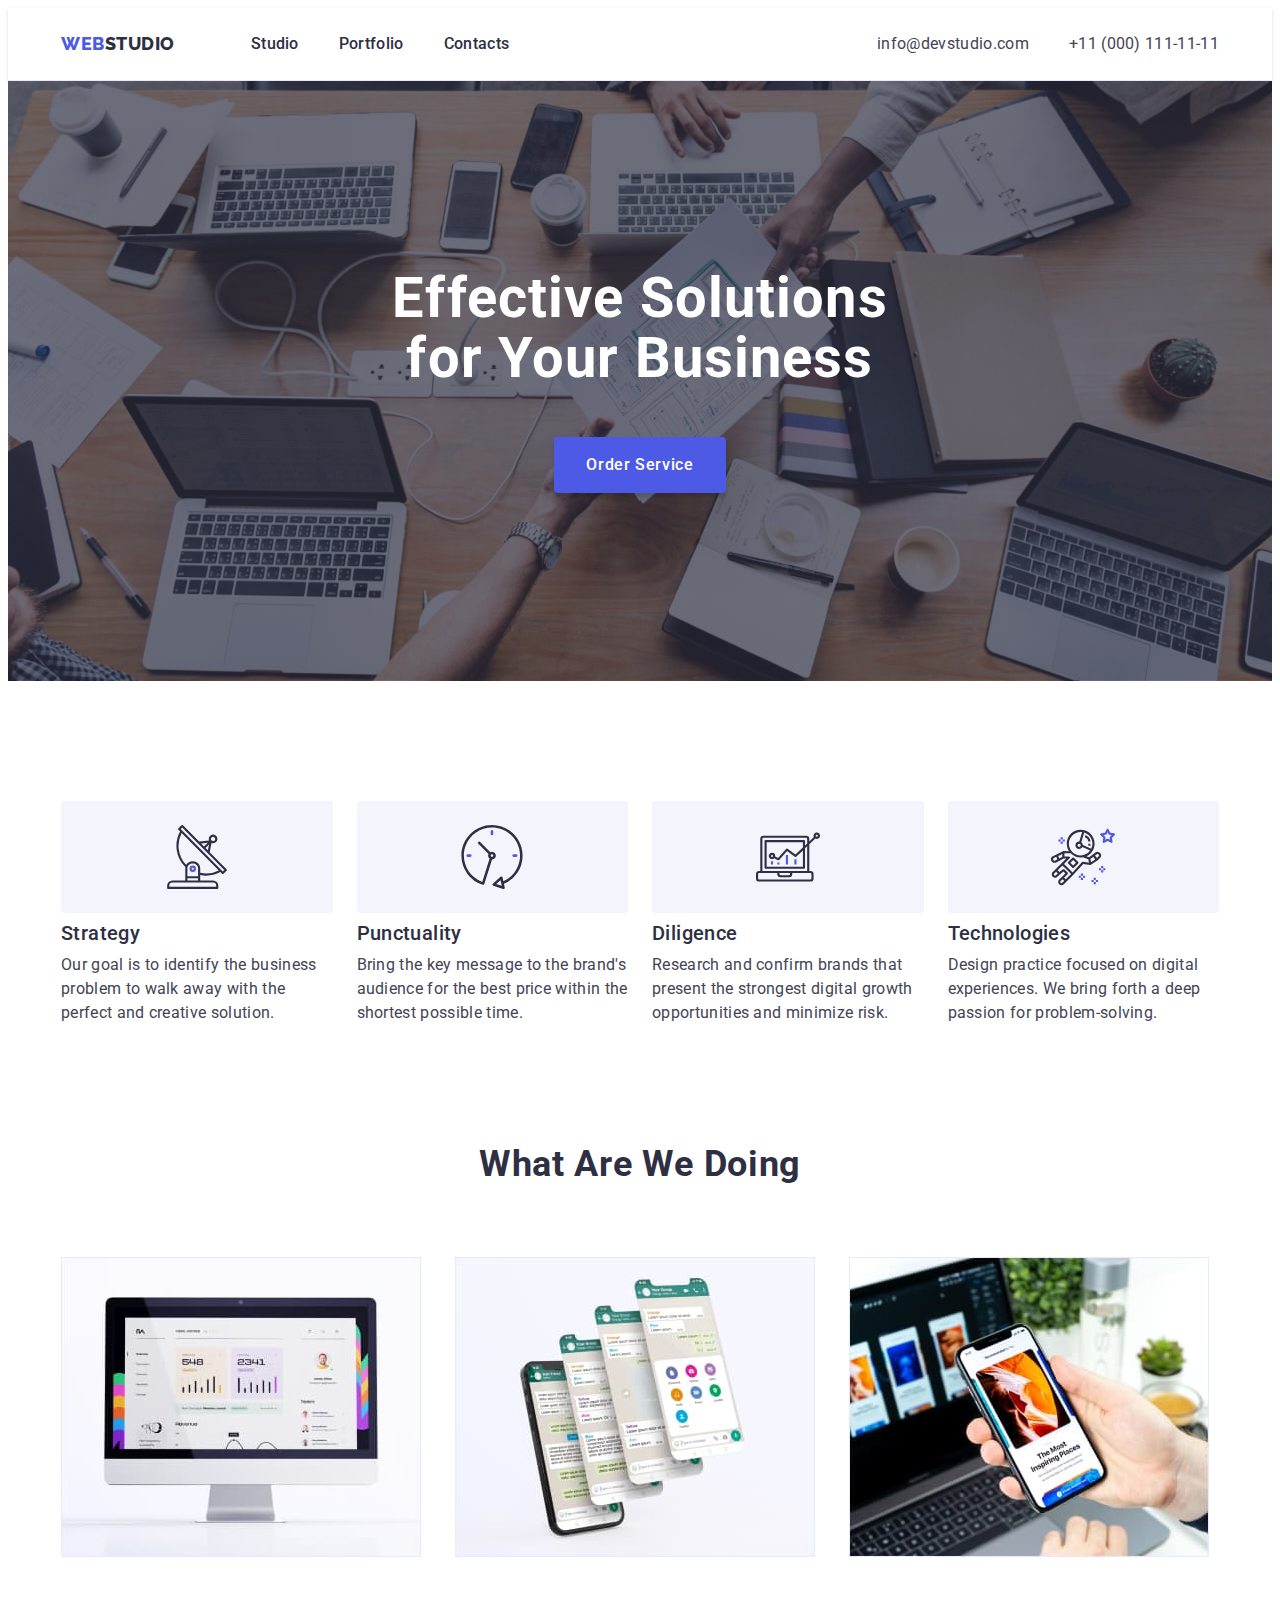
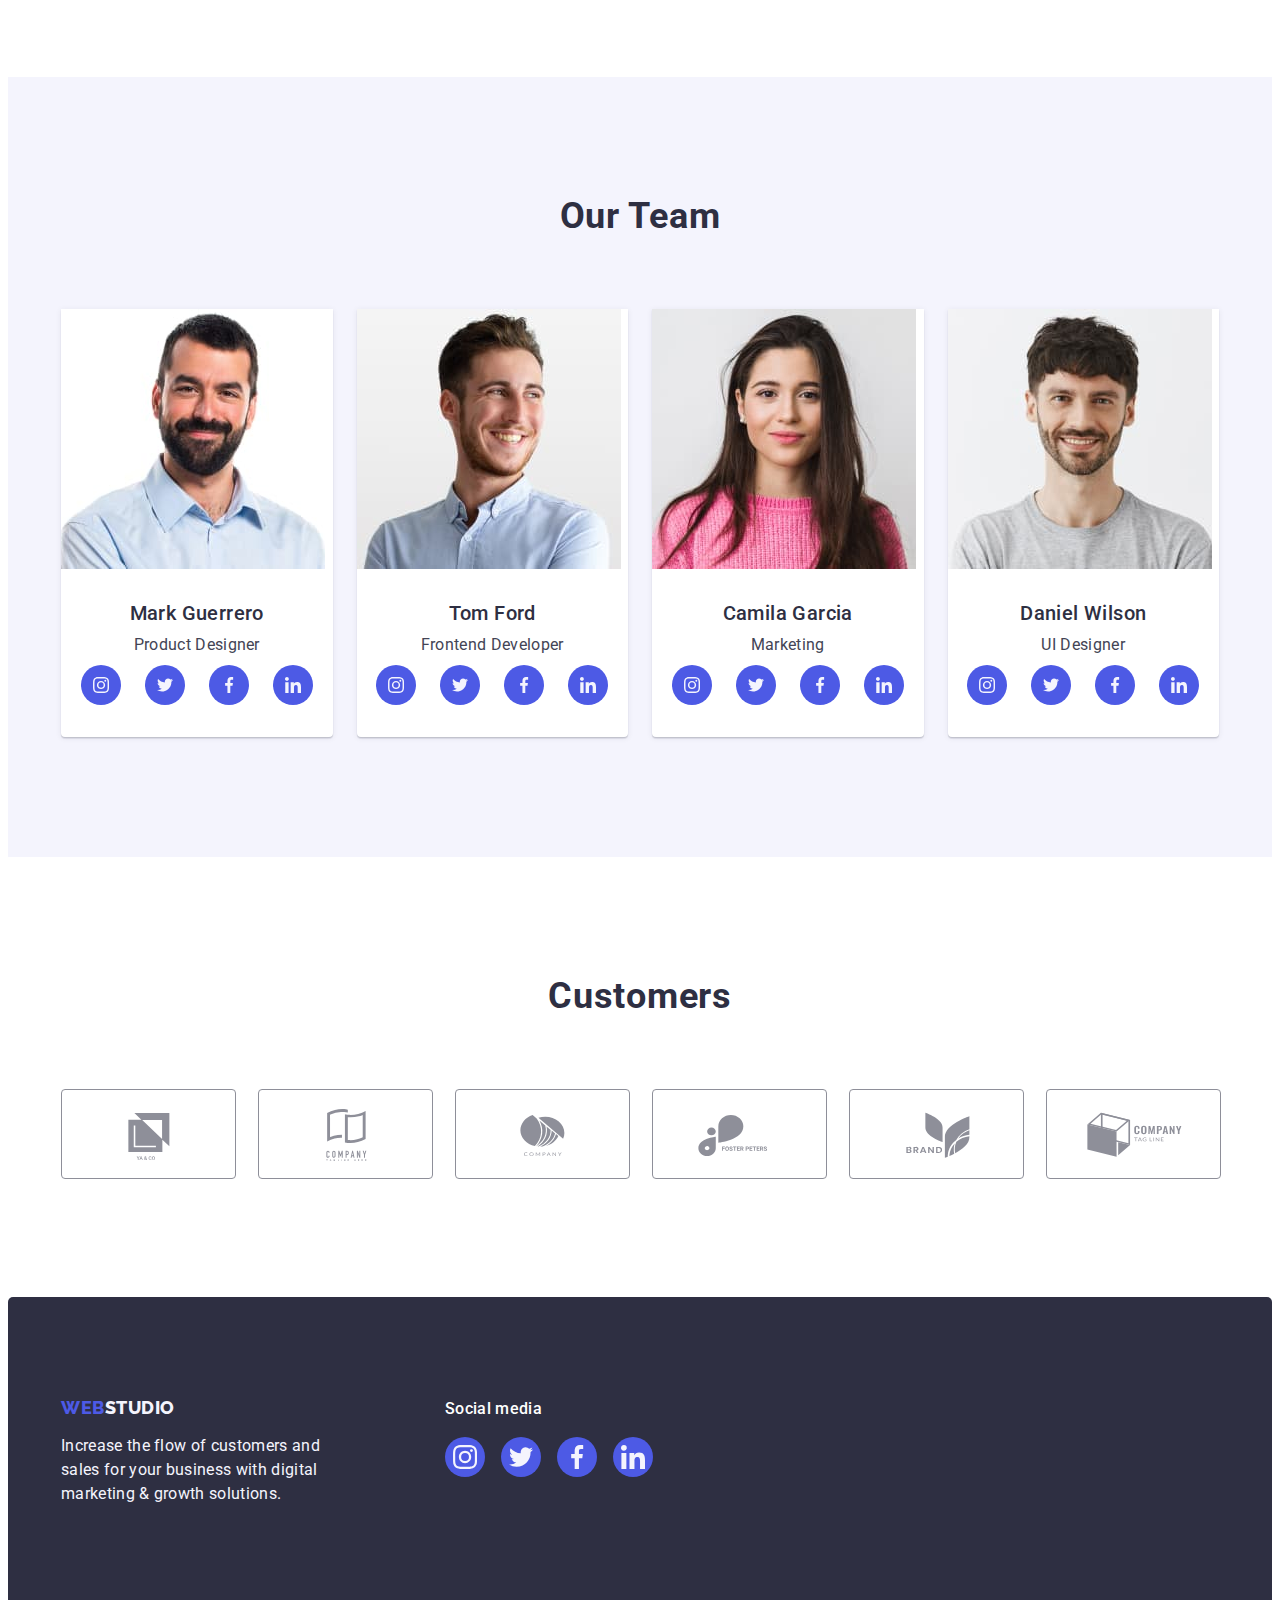
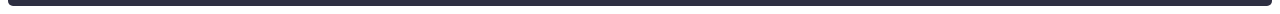
<file: index.html>
<!DOCTYPE html>
<html lang="en">
  <head>
    <meta charset="UTF-8" />
    <meta http-equiv="X-UA-Compatible" content="IE=edge" />
    <meta name="viewport" content="width=device-width, initial-scale=1.0" />
    <link rel="preconnect" href="https://fonts.googleapis.com" />
    <link rel="preconnect" href="https://fonts.gstatic.com" crossorigin />
    <link
      href="https://fonts.googleapis.com/css2?family=Raleway:wght@800&family=Roboto:wght@400;500;700;900&display=swap"
      rel="stylesheet"
    />
    <link
      rel="stylesheet"
      href="https://cdnjs.cloudflare.com/ajax/libs/modern-normalize/2.0.0/modern-normalize.min.css"
      integrity="sha512-4xo8blKMVCiXpTaLzQSLSw3KFOVPWhm/TRtuPVc4WG6kUgjH6J03IBuG7JZPkcWMxJ5huwaBpOpnwYElP/m6wg=="
      crossorigin="anonymous"
      referrerpolicy="no-referrer"
    />
    <link rel="stylesheet" href="./css/styles.css" />
    <title>Webstudio</title>
  </head>

  <body>
    <header class="header">
      <div class="container container-nav">
        <nav class="navigation">
          <a href="./index.html" class="logo link logo-head"
            >Web<span class="logo-header">Studio</span></a
          >
          <ul class="list sate-navigation">
            <li><a href="./index.html" class="sate-nav link">Studio</a></li>
            <li>
              <a href="./portfolio.html" class="sate-nav link">Portfolio</a>
            </li>
            <li><a href="" class="sate-nav link">Contacts</a></li>
          </ul>
        </nav>
        <address class="address">
          <ul class="address-list list">
            <li>
              <a href="mailto:info@devstudio.com" class="address-link link">info@devstudio.com</a>
            </li>
            <li>
              <a href="tel:+110001111111" class="address-link link">+11 (000) 111-11-11</a>
            </li>
          </ul>
        </address>
      </div>
    </header>

    <main>
      <section class="hero">
        <div class="container container-hero">
          <h1 class="hero-title">Effective Solutions for Your Business</h1>
          <button type="button" class="button">Order Service</button>
        </div>
      </section>

      <section class="section">
        <div class="container container-strategy">
          <h2 class="visually-hidden" hidden>Features</h2>
          <ul class="list">
            <li class="strategy-list">
              <div class="strategy-item">
                <svg class="strategy-icon" width="64" height="64">
                  <use href="./images/icons.svg#icon-antenna"></use>
                </svg>
              </div>
              <h3 class="section-list">Strategy</h3>
              <p class="text">
                Our goal is to identify the business problem to walk away with the perfect and
                creative solution.
              </p>
            </li>
            <li class="strategy-list">
              <div class="strategy-item">
                <svg class="strategy-icon" width="64" height="64">
                  <use href="./images/icons.svg#icon-clock"></use>
                </svg>
              </div>
              <h3 class="section-list">Punctuality</h3>
              <p class="text">
                Bring the key message to the brand's audience for the best price within the shortest
                possible time.
              </p>
            </li>
            <li class="strategy-list">
              <div class="strategy-item">
                <svg class="strategy-icon" width="64" height="64">
                  <use href="./images/icons.svg#icon-diagram"></use>
                </svg>
              </div>
              <h3 class="section-list">Diligence</h3>
              <p class="text">
                Research and confirm brands that present the strongest digital growth opportunities
                and minimize risk.
              </p>
            </li>
            <li class="strategy-list">
              <div class="strategy-item">
                <svg class="strategy-icon" width="64" height="64">
                  <use href="./images/icons.svg#icon-astronaut"></use>
                </svg>
              </div>
              <h3 class="section-list">Technologies</h3>
              <p class="text">
                Design practice focused on digital experiences. We bring forth a deep passion for
                problem-solving.
              </p>
            </li>
          </ul>
        </div>
      </section>

      <section class="section-work">
        <div class="container container-work">
          <h2 class="section-title">What are we doing</h2>
          <ul class="list">
            <li class="work-list">
              <img src="./images/rectangle1.jpg" alt="Computer" width="360" height="300" />
            </li>
            <li class="work-list">
              <img src="./images/rectangle2.jpg" alt="Application" width="360" height="300" />
            </li>
            <li class="work-list">
              <img src="./images/rectangle3.jpg" alt="Gagets" width="360" height="300" />
            </li>
          </ul>
        </div>
      </section>

      <section class="section-cloud">
        <div class="container">
          <h2 class="section-title">Our Team</h2>
          <ul class="list">
            <li class="cloud-list">
              <img src="./images/guerrero.jpg" alt="Mark Guerrero" width="264" height="260" />
              <div class="text-team">
                <h3 class="section-list team">Mark Guerrero</h3>
                <p class="text team">Product Designer</p>
                <ul class="team-soc-list list">
                  <li class="team-soc-item">
                    <a href="" class="team-soc-link link" target="_blank" rel="noreferrer noopener">
                      <svg class="team-soc-icon" width="16" height="16">
                        <use href="./images/icons.svg#icon-instagram"></use>
                      </svg>
                    </a>
                  </li>
                  <li class="team-soc-item">
                    <a href="" class="team-soc-link link" target="_blank" rel="noreferrer noopener">
                      <svg class="team-soc-icon" width="16" height="16">
                        <use href="./images/icons.svg#icon-twitter"></use>
                      </svg>
                    </a>
                  </li>
                  <li class="team-soc-item">
                    <a href="" class="team-soc-link link" target="_blank" rel="noreferrer noopener">
                      <svg class="team-soc-icon" width="16" height="16">
                        <use href="./images/icons.svg#icon-facebook"></use>
                      </svg>
                    </a>
                  </li>
                  <li class="team-soc-item">
                    <a href="" class="team-soc-link link" target="_blank" rel="noreferrer noopener">
                      <svg class="team-soc-icon" width="16" height="16">
                        <use href="./images/icons.svg#icon-linkedin"></use>
                      </svg>
                    </a>
                  </li>
                </ul>
              </div>
            </li>
            <li class="cloud-list">
              <img src="./images/ford.jpg" alt="Tom Ford" width="264" height="260" />
              <div class="text-team">
                <h3 class="section-list team">Tom Ford</h3>
                <p class="text team">Frontend Developer</p>
                <ul class="team-soc-list list">
                  <li class="team-soc-item">
                    <a href="" class="team-soc-link link" target="_blank" rel="noreferrer noopener">
                      <svg class="team-soc-icon" width="16" height="16">
                        <use href="./images/icons.svg#icon-instagram"></use>
                      </svg>
                    </a>
                  </li>
                  <li class="team-soc-item">
                    <a href="" class="team-soc-link link" target="_blank" rel="noreferrer noopener">
                      <svg class="team-soc-icon" width="16" height="16">
                        <use href="./images/icons.svg#icon-twitter"></use>
                      </svg>
                    </a>
                  </li>
                  <li class="team-soc-item">
                    <a href="" class="team-soc-link link" target="_blank" rel="noreferrer noopener">
                      <svg class="team-soc-icon" width="16" height="16">
                        <use href="./images/icons.svg#icon-facebook"></use>
                      </svg>
                    </a>
                  </li>
                  <li class="team-soc-item">
                    <a href="" class="team-soc-link link" target="_blank" rel="noreferrer noopener">
                      <svg class="team-soc-icon" width="16" height="16">
                        <use href="./images/icons.svg#icon-linkedin"></use>
                      </svg>
                    </a>
                  </li>
                </ul>
              </div>
            </li>
            <li class="cloud-list">
              <img src="./images/garcia.jpg" alt="Camila Garcia" width="264" height="260" />
              <div class="text-team">
                <h3 class="section-list team">Camila Garcia</h3>
                <p class="text team">Marketing</p>
                <ul class="team-soc-list list">
                  <li class="team-soc-item">
                    <a href="" class="team-soc-link link" target="_blank" rel="noreferrer noopener">
                      <svg class="team-soc-icon" width="16" height="16">
                        <use href="./images/icons.svg#icon-instagram"></use>
                      </svg>
                    </a>
                  </li>
                  <li class="team-soc-item">
                    <a href="" class="team-soc-link link" target="_blank" rel="noreferrer noopener">
                      <svg class="team-soc-icon" width="16" height="16">
                        <use href="./images/icons.svg#icon-twitter"></use>
                      </svg>
                    </a>
                  </li>
                  <li class="team-soc-item">
                    <a href="" class="team-soc-link link" target="_blank" rel="noreferrer noopener">
                      <svg class="team-soc-icon" width="16" height="16">
                        <use href="./images/icons.svg#icon-facebook"></use>
                      </svg>
                    </a>
                  </li>
                  <li class="team-soc-item">
                    <a href="" class="team-soc-link link" target="_blank" rel="noreferrer noopener">
                      <svg class="team-soc-icon" width="16" height="16">
                        <use href="./images/icons.svg#icon-linkedin"></use>
                      </svg>
                    </a>
                  </li>
                </ul>
              </div>
            </li>
            <li class="cloud-list">
              <img src="./images/wilson.jpg" alt="Daniel Wilson" width="264" height="260" />
              <div class="text-team">
                <h3 class="section-list team">Daniel Wilson</h3>
                <p class="text team">UI Designer</p>
                <ul class="team-soc-list list">
                  <li class="team-soc-item">
                    <a href="" class="team-soc-link link" target="_blank" rel="noreferrer noopener">
                      <svg class="team-soc-icon" width="16" height="16">
                        <use href="./images/icons.svg#icon-instagram"></use>
                      </svg>
                    </a>
                  </li>
                  <li class="team-soc-item">
                    <a href="" class="team-soc-link link" target="_blank" rel="noreferrer noopener">
                      <svg class="team-soc-icon" width="16" height="16">
                        <use href="./images/icons.svg#icon-twitter"></use>
                      </svg>
                    </a>
                  </li>
                  <li class="team-soc-item">
                    <a href="" class="team-soc-link link" target="_blank" rel="noreferrer noopener">
                      <svg class="team-soc-icon" width="16" height="16">
                        <use href="./images/icons.svg#icon-facebook"></use>
                      </svg>
                    </a>
                  </li>
                  <li class="team-soc-item">
                    <a
                      href=""
                      class="team-soc-link link"
                      target="_blank"
                      rel="0noreferrer noopener"
                    >
                      <svg class="team-soc-icon" width="16" height="16">
                        <use href="./images/icons.svg#icon-linkedin"></use>
                      </svg>
                    </a>
                  </li>
                </ul>
              </div>
            </li>
          </ul>
        </div>
      </section>

      <section class="section">
        <div class="container">
          <h2 class="section-title">Customers</h2>
          <ul class="list customers-list">
            <li class="customers-item">
              <a href="" class="customers-link link" target="_blank" rel="noreferrer noopener">
                <svg class="customers-icon" width="104" height="56">
                  <use href="./images/icons.svg#icon-ya-co"></use>
                </svg>
              </a>
            </li>
            <li class="customers-item">
              <a href="" class="customers-link link" target="_blank" rel="noreferrer noopener">
                <svg class="customers-icon" width="104" height="56">
                  <use href="./images/icons.svg#icon-tag-line-here"></use>
                </svg>
              </a>
            </li>
            <li class="customers-item">
              <a href="" class="customers-link link" target="_blank" rel="noreferrer noopener">
                <svg class="customers-icon" width="104" height="56">
                  <use href="./images/icons.svg#icon-company"></use>
                </svg>
              </a>
            </li>
            <li class="customers-item">
              <a href="" class="customers-link link" target="_blank" rel="noreferrer noopener">
                <svg class="customers-icon" width="104" height="56">
                  <use href="./images/icons.svg#icon-foster-peters"></use>
                </svg>
              </a>
            </li>
            <li class="customers-item">
              <a href="" class="customers-link link" target="_blank" rel="noreferrer noopener">
                <svg class="customers-icon" width="104" height="56">
                  <use href="./images/icons.svg#icon-brand"></use>
                </svg>
              </a>
            </li>
            <li class="customers-item">
              <a href="" class="customers-link link" target="_blank" rel="noreferrer noopener">
                <svg class="customers-icon" width="104" height="56">
                  <use href="./images/icons.svg#icon-tag-line"></use>
                </svg>
              </a>
            </li>
          </ul>
        </div>
      </section>
    </main>

    <footer class="footer">
      <div class="container container-footer">
        <div class="footer-logo">
          <a href="./index.html" class="logo link logo-foot"
            >Web<span class="logo-footer">Studio</span></a
          >
          <p class="footer-text">
            Increase the flow of customers and sales for your business with digital marketing &
            growth solutions.
          </p>
        </div>
        <div class="footer-social">
          <p class="footer-social-text">Social media</p>
          <ul class="footer-soc-list list">
            <li class="team-soc-item">
              <a href="" class="footer-soc-link link" target="_blank" rel="noreferrer noopener">
                <svg class="footer-soc-icon" width="24" height="24">
                  <use href="./images/icons.svg#icon-instagram"></use>
                </svg>
              </a>
            </li>
            <li class="team-soc-item">
              <a href="" class="footer-soc-link link" target="_blank" rel="noreferrer noopener">
                <svg class="footer-soc-icon" width="24" height="24">
                  <use href="./images/icons.svg#icon-twitter"></use>
                </svg>
              </a>
            </li>
            <li class="team-soc-item">
              <a href="" class="footer-soc-link link" target="_blank" rel="noreferrer noopener">
                <svg class="footer-soc-icon" width="24" height="24">
                  <use href="./images/icons.svg#icon-facebook"></use>
                </svg>
              </a>
            </li>
            <li class="team-soc-item">
              <a href="" class="footer-soc-link link" target="_blank" rel="noreferrer noopener">
                <svg class="footer-soc-icon" width="24" height="24">
                  <use href="./images/icons.svg#icon-linkedin"></use>
                </svg>
              </a>
            </li>
          </ul>
        </div>
      </div>
    </footer>
  </body>
</html>
</file>
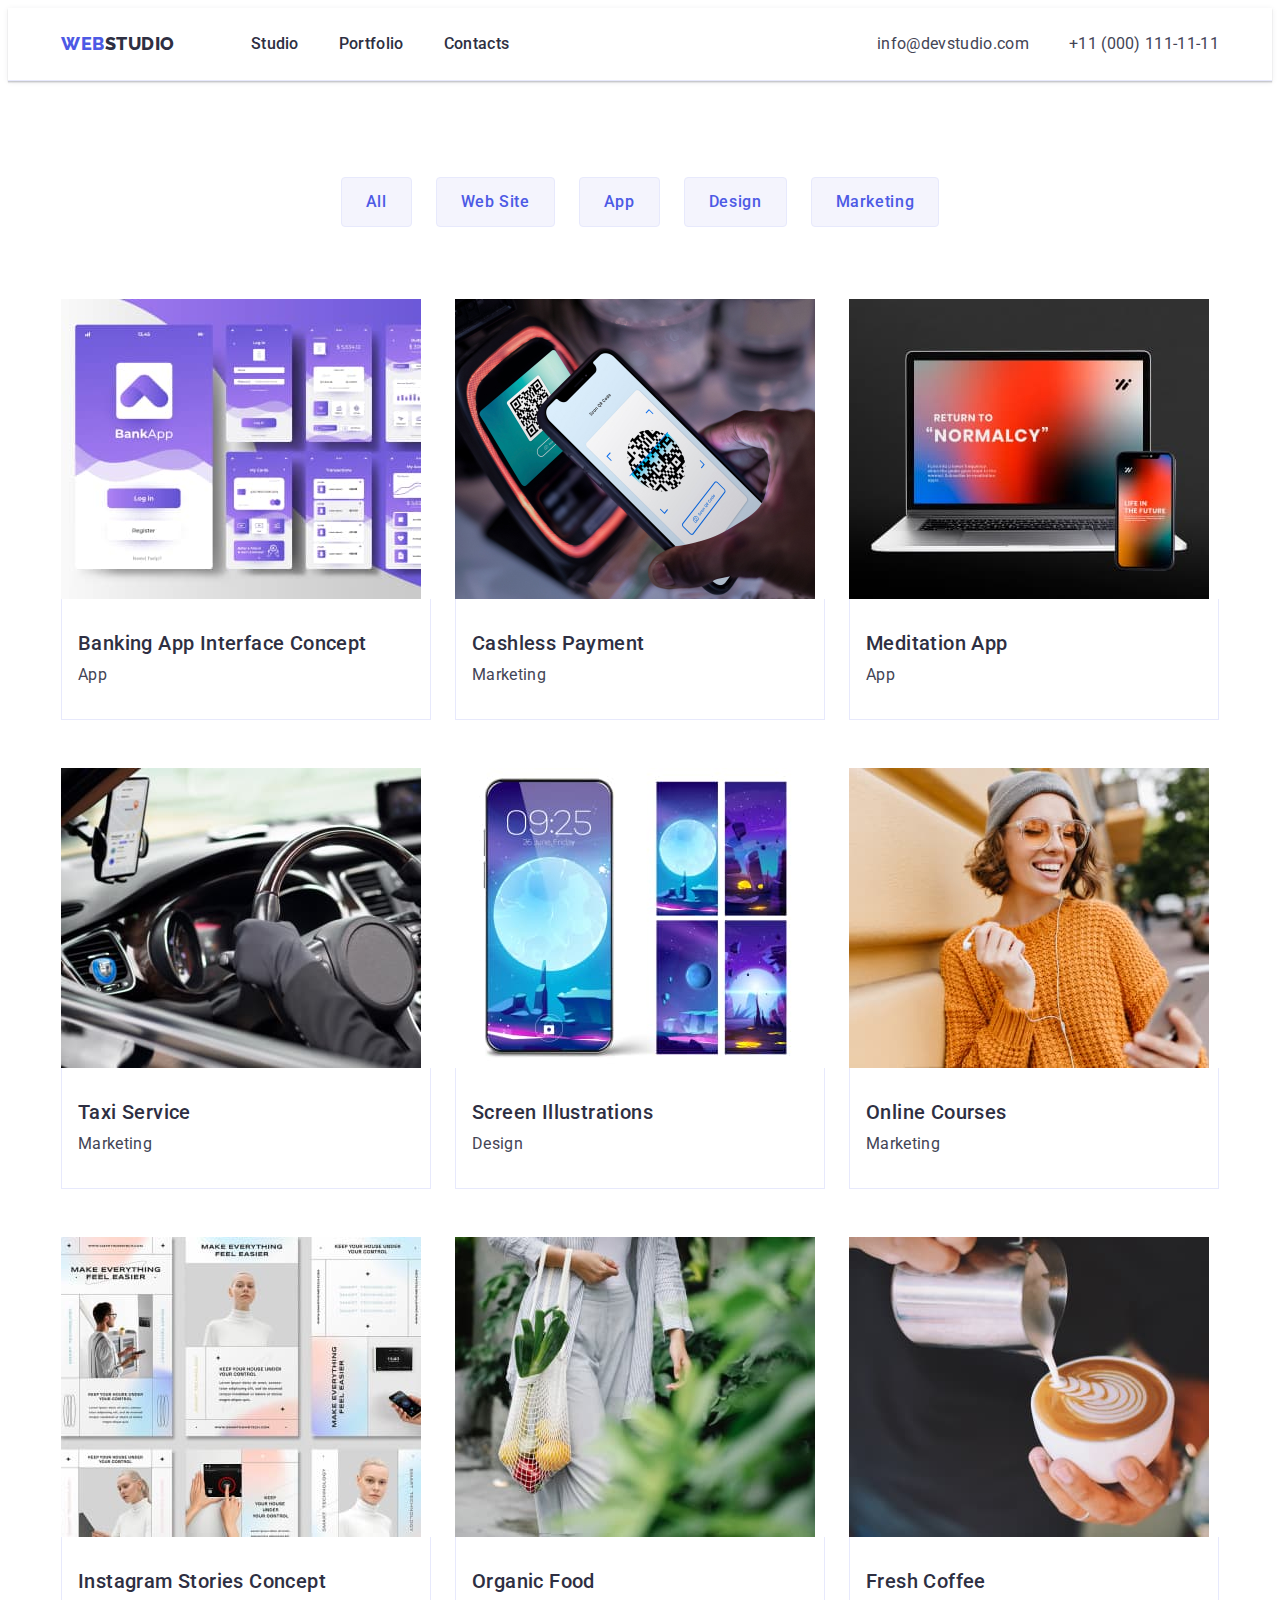
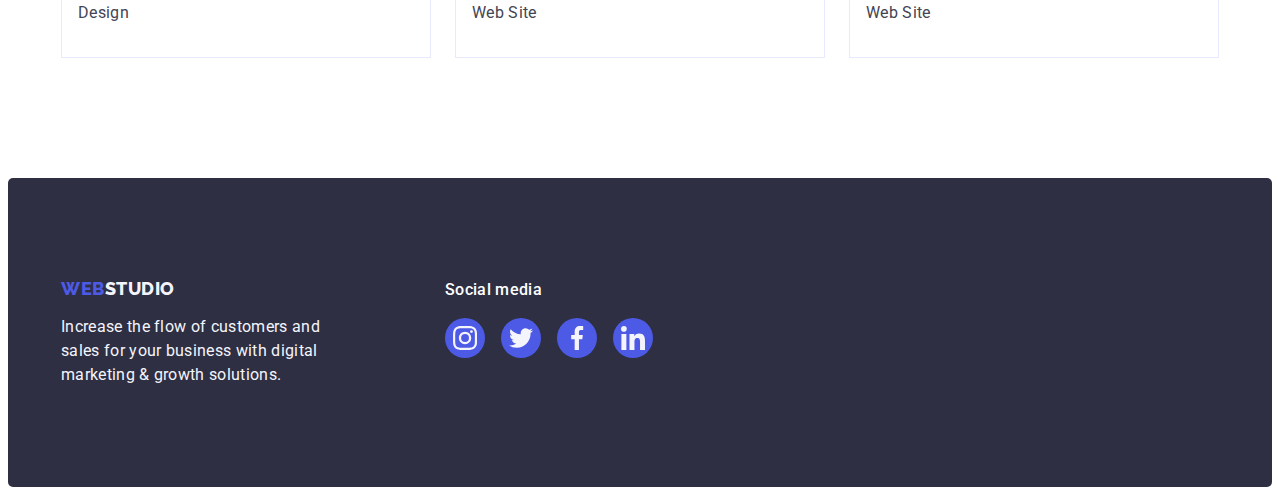
<file: portfolio.html>
<!DOCTYPE html>
<html lang="en">
  <head>
    <meta charset="UTF-8" />
    <meta http-equiv="X-UA-Compatible" content="IE=edge" />
    <meta name="viewport" content="width=device-width, initial-scale=1.0" />
    <link rel="preconnect" href="https://fonts.googleapis.com" />
    <link rel="preconnect" href="https://fonts.gstatic.com" crossorigin />
    <link
      href="https://fonts.googleapis.com/css2?family=Raleway:wght@800&family=Roboto:wght@400;500;700;900&display=swap"
      rel="stylesheet"
    />
    <link
      rel="stylesheet"
      href="https://cdnjs.cloudflare.com/ajax/libs/modern-normalize/2.0.0/modern-normalize.min.css"
      integrity="sha512-4xo8blKMVCiXpTaLzQSLSw3KFOVPWhm/TRtuPVc4WG6kUgjH6J03IBuG7JZPkcWMxJ5huwaBpOpnwYElP/m6wg=="
      crossorigin="anonymous"
      referrerpolicy="no-referrer"
    />
    <link rel="stylesheet" href="./css/styles.css" />
    <title>Portfolio</title>
  </head>
  <body>
    <header class="header">
      <div class="container container-nav">
        <nav class="navigation">
          <a href="./index.html" class="logo link logo-head"
            >Web<span class="logo-header">Studio</span></a
          >
          <ul class="list sate-navigation">
            <li><a href="./index.html" class="sate-nav link">Studio</a></li>
            <li>
              <a href="./portfolio.html" class="sate-nav link">Portfolio</a>
            </li>
            <li><a href="" class="sate-nav link">Contacts</a></li>
          </ul>
        </nav>
        <address class="address">
          <ul class="address-list list">
            <li>
              <a href="mailto:info@devstudio.com" class="address-link link">info@devstudio.com</a>
            </li>
            <li>
              <a href="tel:+110001111111" class="address-link link">+11 (000) 111-11-11</a>
            </li>
          </ul>
        </address>
      </div>
    </header>
    <main>
      <section class="section-portfolio">
        <div class="container">
          <h1 class="visually-hidden" hidden>Works filter</h1>
          <ul class="list button-list">
            <li><button type="button" class="button-portfolio">All</button></li>
            <li><button type="button" class="button-portfolio">Web Site</button></li>
            <li><button type="button" class="button-portfolio">App</button></li>
            <li><button type="button" class="button-portfolio">Design</button></li>
            <li><button type="button" class="button-portfolio">Marketing</button></li>
          </ul>
          <ul class="list gallery-list">
            <li class="image link">
              <a class="image-link link" href="">
                <img
                  src="./images/app-interface.jpg"
                  alt="Banking App Interface Concept"
                  width="360"
                  height="300"
                />
                <div class="gallery-text">
                  <h2 class="section-list">Banking App Interface Concept</h2>
                  <p class="text">App</p>
                </div>
              </a>
            </li>
            <li class="image link">
              <a class="image-link link" href="">
                <img src="./images/payment.jpg" alt="Cashless Payment" width="360" height="300" />
                <div class="gallery-text">
                  <h2 class="section-list">Cashless Payment</h2>
                  <p class="text">Marketing</p>
                </div>
              </a>
            </li>
            <li class="image link">
              <a class="image-link link" href="">
                <img
                  src="./images/app-meditation.jpg"
                  alt="Meditation App"
                  width="360"
                  height="300"
                />
                <div class="gallery-text">
                  <h2 class="section-list">Meditation App</h2>
                  <p class="text">App</p>
                </div>
              </a>
            </li>
            <li class="image link">
              <a class="image-link link" href="">
                <img src="./images/taxi-service.jpg" alt="Taxi Service" width="360" height="300" />
                <div class="gallery-text">
                  <h2 class="section-list">Taxi Service</h2>
                  <p class="text">Marketing</p>
                </div>
              </a>
            </li>
            <li class="image link">
              <a class="image-link link" href="">
                <img
                  src="./images/screen-img.jpg"
                  alt="Screen Illustrations"
                  width="360"
                  height="300"
                />
                <div class="gallery-text">
                  <h2 class="section-list">Screen Illustrations</h2>
                  <p class="text">Design</p>
                </div>
              </a>
            </li>
            <li class="image link">
              <a class="image-link link" href="">
                <img
                  src="./images/online-courses.jpg"
                  alt="Online Courses"
                  width="360"
                  height="300"
                />
                <div class="gallery-text">
                  <h2 class="section-list">Online Courses</h2>
                  <p class="text">Marketing</p>
                </div>
              </a>
            </li>
            <li class="image link">
              <a class="image-link link" href="">
                <img
                  src="./images/insta-story.jpg"
                  alt="Instagram Stories Concept"
                  width="360"
                  height="300"
                />
                <div class="gallery-text">
                  <h2 class="section-list">Instagram Stories Concept</h2>
                  <p class="text">Design</p>
                </div>
              </a>
            </li>
            <li class="image link">
              <a class="image-link link" href="">
                <img src="./images/organic-food.jpg" alt="Organic Food" width="360" height="300" />
                <div class="gallery-text">
                  <h2 class="section-list">Organic Food</h2>
                  <p class="text">Web Site</p>
                </div>
              </a>
            </li>
            <li class="image link">
              <a class="image-link link" href="">
                <img src="./images/fresh-coffee.jpg" alt="Fresh Coffee" width="360" height="300" />
                <div class="gallery-text">
                  <h2 class="section-list">Fresh Coffee</h2>
                  <p class="text">Web Site</p>
                </div>
              </a>
            </li>
          </ul>
        </div>
      </section>
    </main>

    <footer class="footer">
      <div class="container container-footer">
        <div class="footer-logo">
          <a href="./index.html" class="logo link logo-foot"
            >Web<span class="logo-footer">Studio</span></a
          >
          <p class="footer-text">
            Increase the flow of customers and sales for your business with digital marketing &
            growth solutions.
          </p>
        </div>
        <div class="footer-social">
          <p class="footer-social-text">Social media</p>
          <ul class="footer-soc-list list">
            <li class="team-soc-item">
              <a href="" class="footer-soc-link link" target="_blank" rel="noreferrer noopener">
                <svg class="footer-soc-icon" width="24" height="24">
                  <use href="./images/icons.svg#icon-instagram"></use>
                </svg>
              </a>
            </li>
            <li class="team-soc-item">
              <a href="" class="footer-soc-link link" target="_blank" rel="noreferrer noopener">
                <svg class="footer-soc-icon" width="24" height="24">
                  <use href="./images/icons.svg#icon-twitter"></use>
                </svg>
              </a>
            </li>
            <li class="team-soc-item">
              <a href="" class="footer-soc-link link" target="_blank" rel="noreferrer noopener">
                <svg class="footer-soc-icon" width="24" height="24">
                  <use href="./images/icons.svg#icon-facebook"></use>
                </svg>
              </a>
            </li>
            <li class="team-soc-item">
              <a href="" class="footer-soc-link link" target="_blank" rel="noreferrer noopener">
                <svg class="footer-soc-icon" width="24" height="24">
                  <use href="./images/icons.svg#icon-linkedin"></use>
                </svg>
              </a>
            </li>
          </ul>
        </div>
      </div>
    </footer>
  </body>
</html>
</file>
<file: css/styles.css>
:root {
  --header-color: #2e2f42;
  --link-color: #4d5ae5;
  --text-color: #434455;
  --cloud-footer-color: #f4f4fd;
  --hero-bkgrd-color: #ffffff;
  --hover-color: #404bbf;
  --border-color: #e7e9fc;
  --hover-soc: #31d0aa;
  --customers-icon: #8e8f99;
  --primary-font: 'Roboto', sans-serif;
  --secondary-font: 'Raleway', sans-serif;
}

p,
h1,
h2,
h3,
h4,
h5,
h6 {
  margin: 0;
}

ul,
ol {
  margin: 0;
  padding: 0;
}

img {
  display: block;
  max-width: 100%;
  height: auto;
}

body {
  font-family: var(--primary-font);
  background-color: var(--hero-bkgrd-color);
  color: var(--text-color);
}

.container {
  width: 1158px;
  padding: 0 15px;
  margin: 0 auto;
}

.list {
  list-style: none;
  display: flex;
  gap: 24px;
}

.logo {
  font-family: var(--secondary-font);
  font-weight: 800;
  font-size: 18px;
  line-height: 1.17;
  letter-spacing: 0.03em;
  text-transform: uppercase;
  color: var(--link-color);
}

.visually-hidden {
  position: absolute;
  width: 1px;
  height: 1px;
  margin: -1px;
  border: 0;
  padding: 0;
  white-space: nowrap;
  clip-path: inset(100%);
  clip: rect(0 0 0 0);
  overflow: hidden;
}

.link {
  text-decoration: none;
}

.section {
  padding-top: 120px;
  padding-bottom: 120px;
}

/*------------- Header -------------*/

.logo-head {
  margin-right: 76px;
}

.logo-header {
  color: var(--header-color);
}

.header {
  border-bottom: 1px solid var(--border-color);
  box-shadow: 0px 2px 1px rgba(46, 47, 66, 0.08), 0px 1px 1px rgba(46, 47, 66, 0.16),
    0px 1px 6px rgba(46, 47, 66, 0.08);
}

.container-nav {
  display: flex;
}

.navigation {
  display: flex;
  align-items: center;
}

.sate-nav .link:hover,
.sate-nav .link:focus,
.address .link:hover,
.address .link:focus {
  color: var(--hover-color);
}

.sate-navigation {
  display: flex;
  gap: 40px;
}

.sate-nav {
  font-weight: 500;
  line-height: 1.5;
  letter-spacing: 0.02em;
  color: var(--header-color);
  padding: 24px 0;
}

.address {
  display: flex;
  margin-left: auto;
  align-items: center;
  padding: 24px 0;
}

.address-list {
  gap: 40px;
}

.address-link {
  line-height: 1.5;
  letter-spacing: 0.02em;
  color: var(--text-color);
  font-style: normal;
  color: var(--text-color);
}

/*------------- Hero -------------*/

.hero {
  background: var(--header-color);
  padding: 188px 0;
  max-width: 1440px;
  max-height: 600px;
  margin: 0 auto;
  background-image: linear-gradient(rgba(46, 47, 66, 0.7), rgba(46, 47, 66, 0.7)),
    url(../images/people-office.jpg);
  background-repeat: no-repeat;
  background-position: center;
  background-size: cover;
}

.container-hero {
  align-items: center;
  display: flex;
  flex-direction: column;
}

.hero-title {
  font-size: 56px;
  line-height: 60px;
  text-align: center;
  letter-spacing: 0.02em;
  line-height: 1.07;
  color: var(--hero-bkgrd-color);
  margin-bottom: 48px;
  max-width: 496px;
}

.button {
  font-family: var(--primary-font);
  font-weight: 500;
  font-size: 16px;
  line-height: 1.5;
  letter-spacing: 0.04em;
  color: var(--hero-bkgrd-color);
  background-color: var(--link-color);
  cursor: pointer;
  box-shadow: 0px 4px 4px rgba(0, 0, 0, 0.15);
  border-radius: 4px;
  padding: 16px 32px;
  min-width: 169px;
  height: 56px;
  border: none;
}

.button:hover,
.button:focus {
  background-color: var(--hover-color);
}

/*------------- Strategy -------------*/

.strategy-list {
  width: calc((100% - 3 * 24px) / 4);
}

.strategy-item {
  width: 100%;
  height: 112px;
  background-color: var(--cloud-footer-color);
  border-radius: 4px;
  display: flex;
  justify-content: center;
  align-items: center;
  margin-bottom: 8px;
}

.strategy-icon {
  width: 64px;
  height: 64px;
}

.container-work {
  display: flex;
  flex-direction: column;
}

/*------------- Work -------------*/

.section-work {
  padding-bottom: 120px;
}

.section-title {
  font-size: 36px;
  line-height: 1.11;
  text-align: center;
  letter-spacing: 0.02em;
  text-transform: capitalize;
  color: var(--header-color);
  margin-bottom: 72px;
}

.work-list {
  width: calc((100% - 2 * 24px) / 3);
}

/*------------- Cloud -------------*/

.section-cloud {
  padding: 120px 0;
  background: var(--cloud-footer-color);
}

.cloud-list {
  background-color: var(--hero-bkgrd-color);
  width: calc((100% - 3 * 24px) / 4);
  border-radius: 0px 0px 4px 4px;
  box-shadow: 0px 1px 6px rgba(46, 47, 66, 0.08), 0px 1px 1px rgba(46, 47, 66, 0.16),
    0px 2px 1px rgba(46, 47, 66, 0.08);
}

.section-list {
  font-weight: 500;
  font-size: 20px;
  line-height: 1.2;
  letter-spacing: 0.02em;
  color: var(--header-color);
  margin-bottom: 8px;
}

.text-team {
  padding: 32px 16px;
}

.text {
  color: var(--text-color);
  line-height: 1.5;
  letter-spacing: 0.02em;
}

.team {
  text-align: center;
}

.team-soc-list {
  display: flex;
  justify-content: center;
  gap: 24px;
  margin-top: 8px;
}

.team-soc-item {
  width: 40px;
  height: 40px;
}

.team-soc-link {
  width: 100%;
  height: 100%;
  border-radius: 50%;
  display: flex;
  background-color: var(--link-color);
  align-items: center;
  justify-content: center;
}

.team-soc-link:hover,
.team-soc-link:focus {
  background-color: var(--hover-color);
}

.team-soc-icon {
  width: 16px;
  height: 16px;
  fill: var(--cloud-footer-color);
}

/*------------- Cestomers -------------*/

.customers-list {
  display: flex;
}

.customers-item {
  width: calc((100% - 5 * 24px) / 6);
  height: 88px;
}

.customers-link {
  width: 100%;
  height: 100%;
  color: var(--customers-icon);
  border: 1px solid var(--customers-icon);
  border-radius: 4px;
  display: flex;
  align-items: center;
  justify-content: center;
}

.customers-link:hover,
.customers-link:focus {
  border-color: var(--hover-color);
  color: var(--hover-color);
}

.customers-icon {
  width: 104px;
  height: 56px;
  fill: currentColor;
}

/*------------- Footer -------------*/

.footer {
  background: var(--header-color);
  padding-top: 100px;
  padding-bottom: 100px;
  border-radius: 5px;
  display: flex;
  align-items: center;
  justify-content: center;
}

.container-footer {
  display: flex;
  align-items: baseline;
}

.footer-logo {
  margin-right: 120px;
}

.logo-footer {
  color: var(--cloud-footer-color);
}

.logo-foot {
  display: inline-block;
  margin-bottom: 16px;
}

.footer-text {
  color: var(--cloud-footer-color);
  max-width: 264px;
  letter-spacing: 0.02em;
  line-height: 1.5;
}

.footer-social-text {
  color: var(--hero-bkgrd-color);
  font-weight: 500;
  letter-spacing: 0.02em;
  line-height: 1.5;
  margin-bottom: 16px;
}

.footer-soc-list.list {
  gap: 16px;
}
.footer-soc-link {
  width: 100%;
  height: 100%;
  border-radius: 50%;
  display: flex;
  background-color: var(--link-color);
  align-items: center;
  justify-content: center;
}

.footer-soc-link:hover,
.footer-soc-link:focus {
  background-color: var(--hover-soc);
}

.footer-soc-icon {
  width: 24px;
  height: 24px;
  fill: var(--cloud-footer-color);
}

/*------------- Portfolio main -------------*/

.section-portfolio {
  padding-top: 96px;
  padding-bottom: 120px;
}

.button-list {
  margin-bottom: 72px;
  justify-content: center;
}

.button-portfolio {
  font-family: var(--primary-font);
  font-weight: 500;
  font-size: 16px;
  line-height: 1.5;
  letter-spacing: 0.04em;
  color: var(--link-color);
  background-color: var(--cloud-footer-color);
  cursor: pointer;
  border: 1px solid var(--border-color);
  border-radius: 4px;
  align-items: center;
  padding: 12px 24px;
}

.button-portfolio:hover,
.button-portfolio:focus {
  color: var(--hero-bkgrd-color);
  background-color: var(--hover-color);
  border: 1px solid transparent;
  box-shadow: 0px 3px 1px rgba(0, 0, 0, 0.1), 0px 2px 1px rgba(0, 0, 0, 0.08),
    0px 2px 2px rgba(0, 0, 0, 0.12);
}

.gallery-list {
  flex-wrap: wrap;
  row-gap: 48px;
}

.image {
  width: calc((100% - 2 * 24px) / 3);
}

.image-link {
  display: block;
}

.image-link:focus,
.image-link:hover {
  box-shadow: 0px 1px 6px rgba(46, 47, 66, 0.08), 0px 1px 1px rgba(46, 47, 66, 0.16),
    0px 2px 1px rgba(46, 47, 66, 0.08);
}

.gallery-text {
  padding: 32px 16px;
  border: 1px solid var(--border-color);
  border-top: none;
}
</file>
